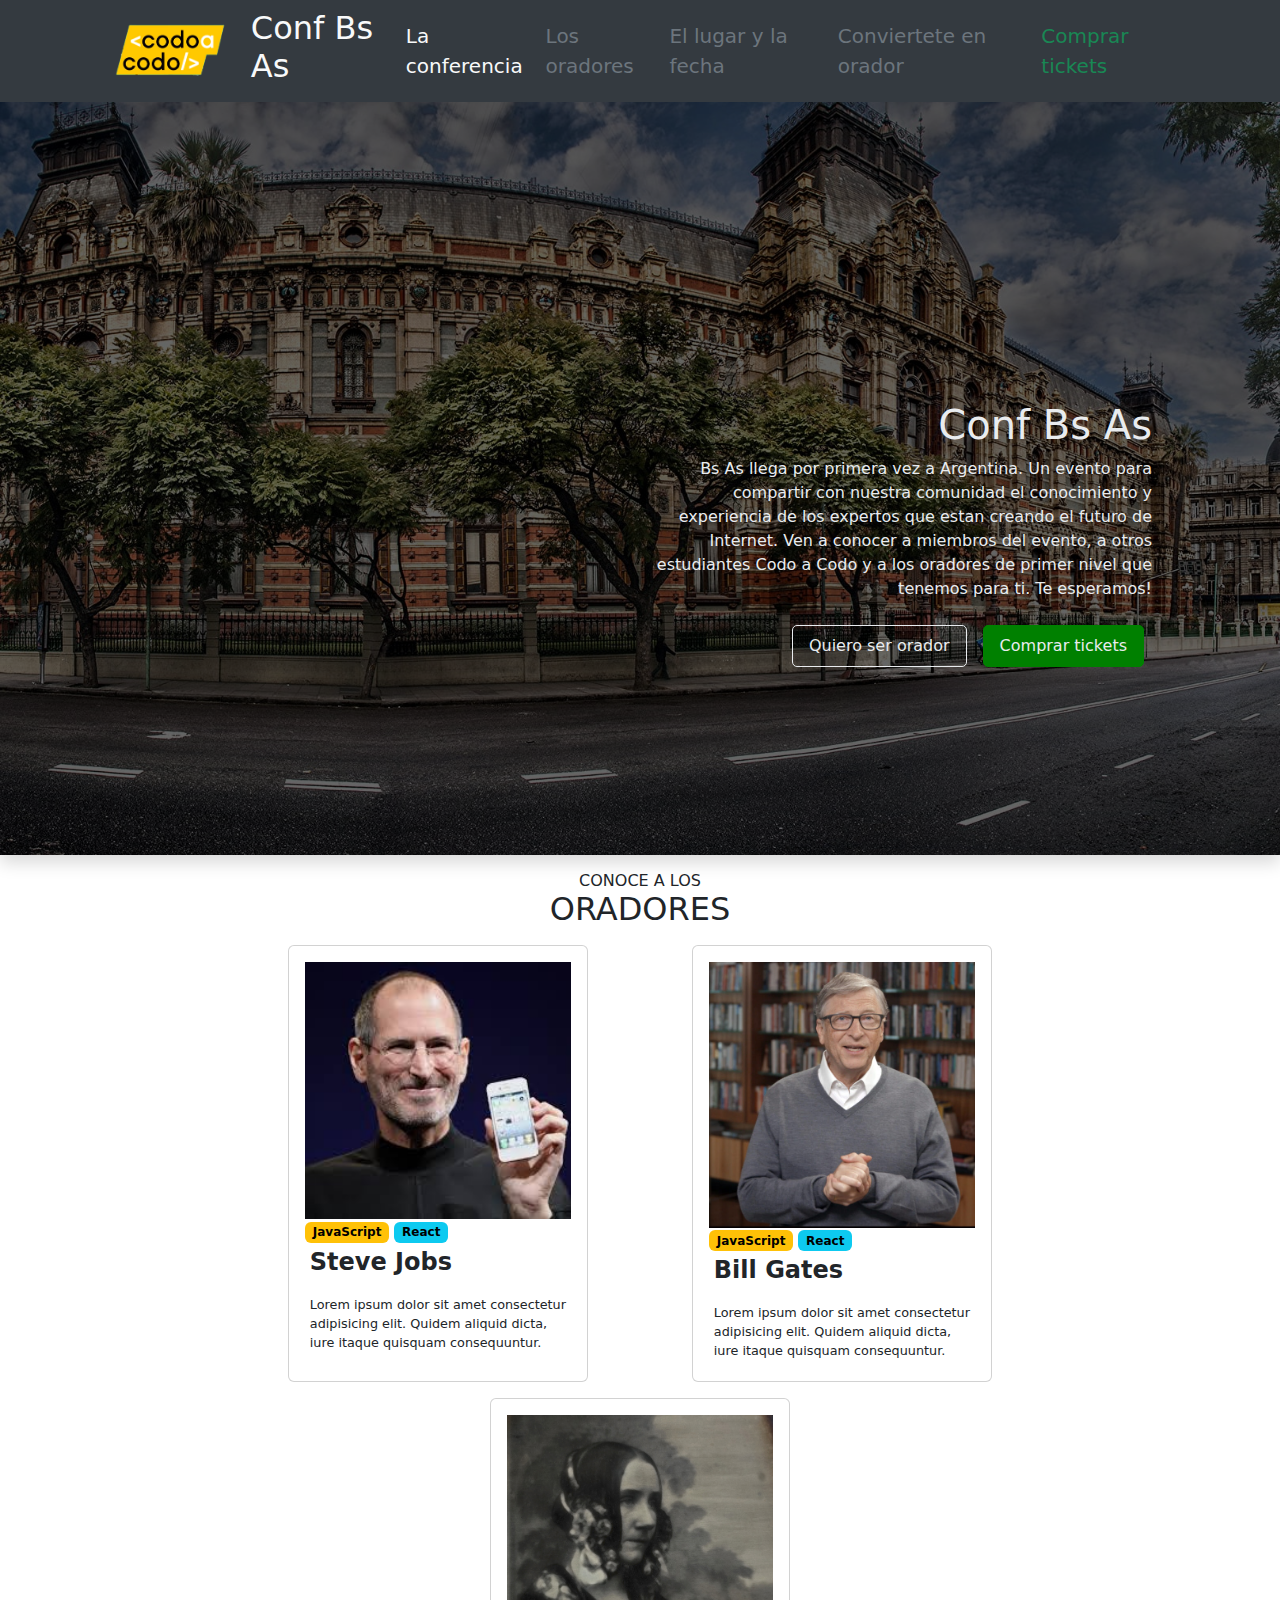
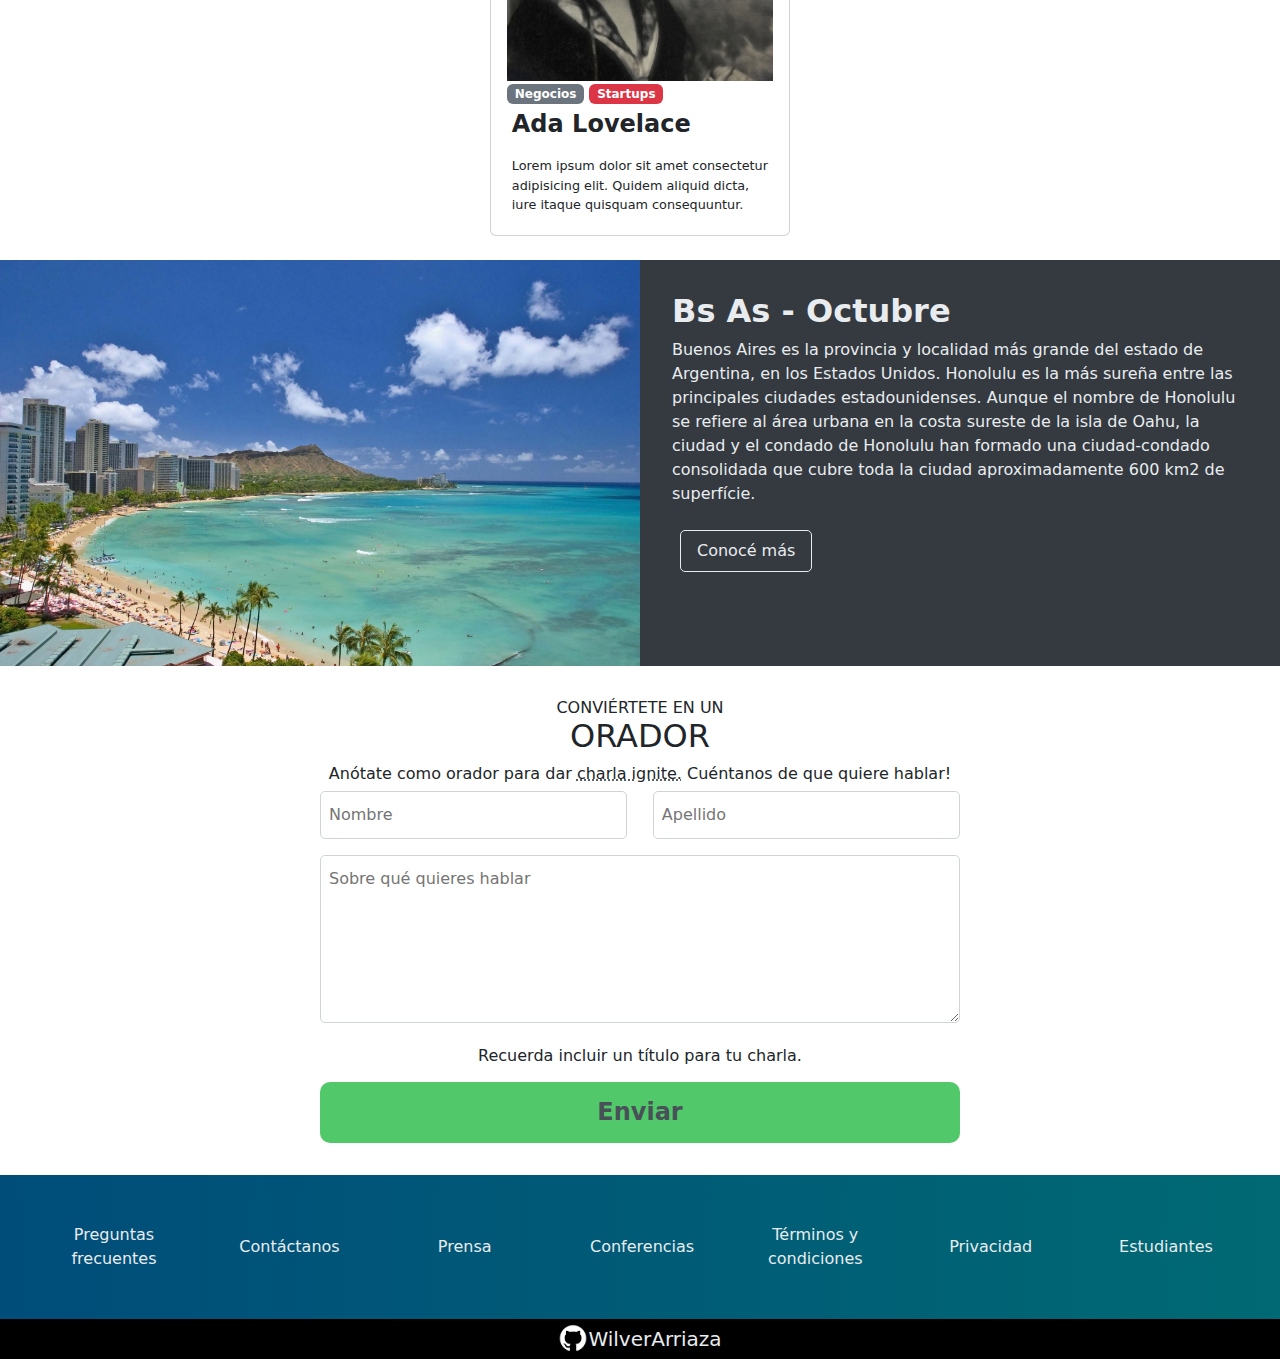
<file: index.html>
<!DOCTYPE html>
<html lang="es">
<head>
    <meta charset="UTF-8">
    <meta name="viewport" content="width=device-width, initial-scale=1.0">
    <title>CaC TP Integrador</title>

<!-- LOCAL STYLES -->
 <link rel="stylesheet" href="./src/css/styles.css">
 <link rel="stylesheet" href="./src/css/bootstrap.min.css">
 <link rel="shortcut icon" href="./src/img/favicon.ico" type="image/x-icon">

</head>
<body onload = "changeImage()">


    <header>

        <!-- NAVBAR BOOTSTRAP -->

        <nav class="navbar navbar-expand-lg bg-secondary fixed-top" style="background-color: var(--gray-800) !important">
            <div class="container-fluid mx-5 px-5">            
              <!-- <a class="navbar-brand text-light" href="#">Conf Bs As</a> -->
                <span><img src="./src/img/codoacodo.png" alt="CaC logo"></span>
                <h3 class="navbar-brand-h1 me-auto text-light fs-2">Conf Bs As</h3>

                            
                <div class="justify-content-end">

                  <button class="navbar-toggler" type="button" data-bs-toggle="collapse" data-bs-target="#navbarNav" aria-controls="navbarNav" aria-expanded="false" aria-label="Toggle navigation">
                    <span class="navbar-toggler-icon"></span>
                  </button>
                  <div class="collapse navbar-collapse" id="navbarNav">
                    <ul class="navbar-nav">
                      <li class="nav-item">
                        <a class="nav-link Active text-light fs-5" aria-current="page" href="#">La conferencia</a>
                      </li>
                      <li class="nav-item">
                        <a class="nav-link text-secondary fs-5" href="#">Los oradores</a>
                      </li>
                      <li class="nav-item">
                        <a class="nav-link text-secondary fs-5" href="#">El lugar y la fecha</a>
                      </li>
                      <li class="nav-item">
                        <a class="nav-link text-secondary fs-5" href="#">Conviertete en orador</a>
                      </li>
                      <li class="nav-item">
                        <a class="nav-link text-success fs-5" href="./src/pages/tickets.html">Comprar tickets</a>
                      </li>
                    </ul>
                  </div>

                </div>
              
              
            </div>
          </nav>

    </header>

    <main>
        
        <!-- SHOWCASE -->
        <section class="showcase" id="img">

            <div class="shadow">

                <div class="container-flex">

                    <div class="content">

                        <h1>Conf Bs As</h1>
                        <p>Bs As llega por primera vez a Argentina. Un evento para compartir con nuestra comunidad
                            el conocimiento y experiencia de los expertos que estan creando el futuro de Internet. Ven a conocer
                            a miembros del evento, a otros estudiantes Codo a Codo y a los oradores de primer nivel que tenemos
                            para ti. Te esperamos!</p>
                        <div class="buttonarea">

                            <a href="#" class="btn btn-transparent">Quiero ser orador</a>
                            <a href="./src/pages/tickets.html" class="btn btn-solid">Comprar tickets</a>

                        </div>

                    </div>

                </div>

            </div>

        </section>


         <!-- ORADORES -->

         <section class="speakers" id="speakers">

          <div class="title">
            <h6>CONOCE A LOS</h6>
            <h2>ORADORES</h2>
          </div>

          <div class="container-speakers">

            <!-- CARDS -->
            
            <!-- CARD STEVE -->

            <div class="card zoom">
              <img src="./src/img/steve.jpg" alt="Steve Jobs">
              <div class="skills">
                <a href="#"><span class="badge text-bg-warning">JavaScript</span></a>
                <a href="#"><span class="badge text-bg-info">React</span></a>                
              </div>              
              <h3>Steve Jobs</h3>
              <p>Lorem ipsum dolor sit amet consectetur adipisicing elit. Quidem aliquid dicta, iure itaque quisquam consequuntur.</p>
            </div>

            <!-- CARD BILL -->

            <div class="card">
              <img src="./src/img/bill.jpg" alt="Bill Gates">
              <div class="skills">
                <a href="#"><span class="badge text-bg-warning">JavaScript</span></a>
                <a href="#"><span class="badge text-bg-info">React</span></a> 
              </div>              
              <h3>Bill Gates</h3>
              <p>Lorem ipsum dolor sit amet consectetur adipisicing elit. Quidem aliquid dicta, iure itaque quisquam consequuntur.</p>
            </div>

            <!-- CARD ADA -->

            <div class="card">
              <img src="./src/img/ada.jpeg" alt="Ada Lovelace">
              <div class="skills">
                <a href="#"><span class="badge text-bg-secondary">Negocios</span></a>
                <a href="#"><span class="badge text-bg-danger">Startups</span></a> 
              </div>              
              <h3>Ada Lovelace</h3>
              <p>Lorem ipsum dolor sit amet consectetur adipisicing elit. Quidem aliquid dicta, iure itaque quisquam consequuntur.</p>
            </div>

          </div>

         </section>

         <!-- ACTION -->

         <section class="action">

        <div class="container-cta">

          <img src="./src/img/honolulu.jpg" alt="Honolulu" id="honolulu">

          <div class="cta-content">
            <h2>Bs As - Octubre</h2>
            <p>Buenos Aires es la provincia y localidad más grande del estado de Argentina, en los Estados Unidos.
              Honolulu es la más sureña entre las principales ciudades estadounidenses. Aunque el nombre de Honolulu se refiere al 
              área urbana en la costa sureste de la isla de Oahu, la ciudad y el condado de 
              Honolulu han formado una ciudad-condado consolidada que cubre toda la ciudad aproximadamente
              600 km2 de superfície.</p>
            <a href="#" class="btn btn-transparent">Conocé más</a>
          </div>

        </div>

         </section>

         <!-- FORMULARIO -->

         <section class="form" id="form">

          <div class="title">

            <h6>CONVIÉRTETE EN UN</h6>
            <h2>ORADOR</h2>
            <h3>Anótate como orador para dar <span class="underline">charla ignite.</span> Cuéntanos de que 
            quiere hablar!</h3>
          
          <div class="container-form">

            <form action="">

              <div class="first-last-name">
                <input type="text" class="input-name" name="input-firstname" placeholder="Nombre" required>
                <input type="text" class="input-name" name="input-lastname" placeholder="Apellido" required>
              </div>
              <textarea name="input-about" id="" cols="30" rows="6" class="input-about" placeholder="Sobre qué quieres hablar" required></textarea>
              <h6>Recuerda incluir un título para tu charla.</h6>
              <input type="submit" class="btn-submit" value="Enviar">

            </form>



          </div>

          </div>

         </section>

      <!-- FOOTER -->

      <footer class="footer">

        <div class="container-footer">

          <a href="#" class="footer-item">Preguntas frecuentes</a>
          <a href="#" class="footer-item">Contáctanos</a>
          <a href="#" class="footer-item">Prensa</a>
          <a href="#" class="footer-item">Conferencias</a>
          <a href="#" class="footer-item">Términos y condiciones</a>
          <a href="#" class="footer-item">Privacidad</a>
          <a href="#" class="footer-item">Estudiantes</a>

        </div>

        <div class="container-fluid d-flex justify-content-center bg-black pt-1 copy">

          <a href="https://github.com/WilverArriaza/cac-tp-integrador.git" target="_blank"><span><img src="./src/img/github.png" alt="CaC logo" id="github"></span></a><a class="text-decoration-none" href="https://github.com/WilverArriaza/cac-tp-integrador.git" target="_blank"><h2 class="fs-5 pt-1" id="wilver">WilverArriaza</h2> </a>       
    
        </div>

      </footer>     

    </main>

    <script src="./src/js/bootstrap.min.js"></script>
    <script src="./src/js/script.js"></script>
</body>
</html>
</file>
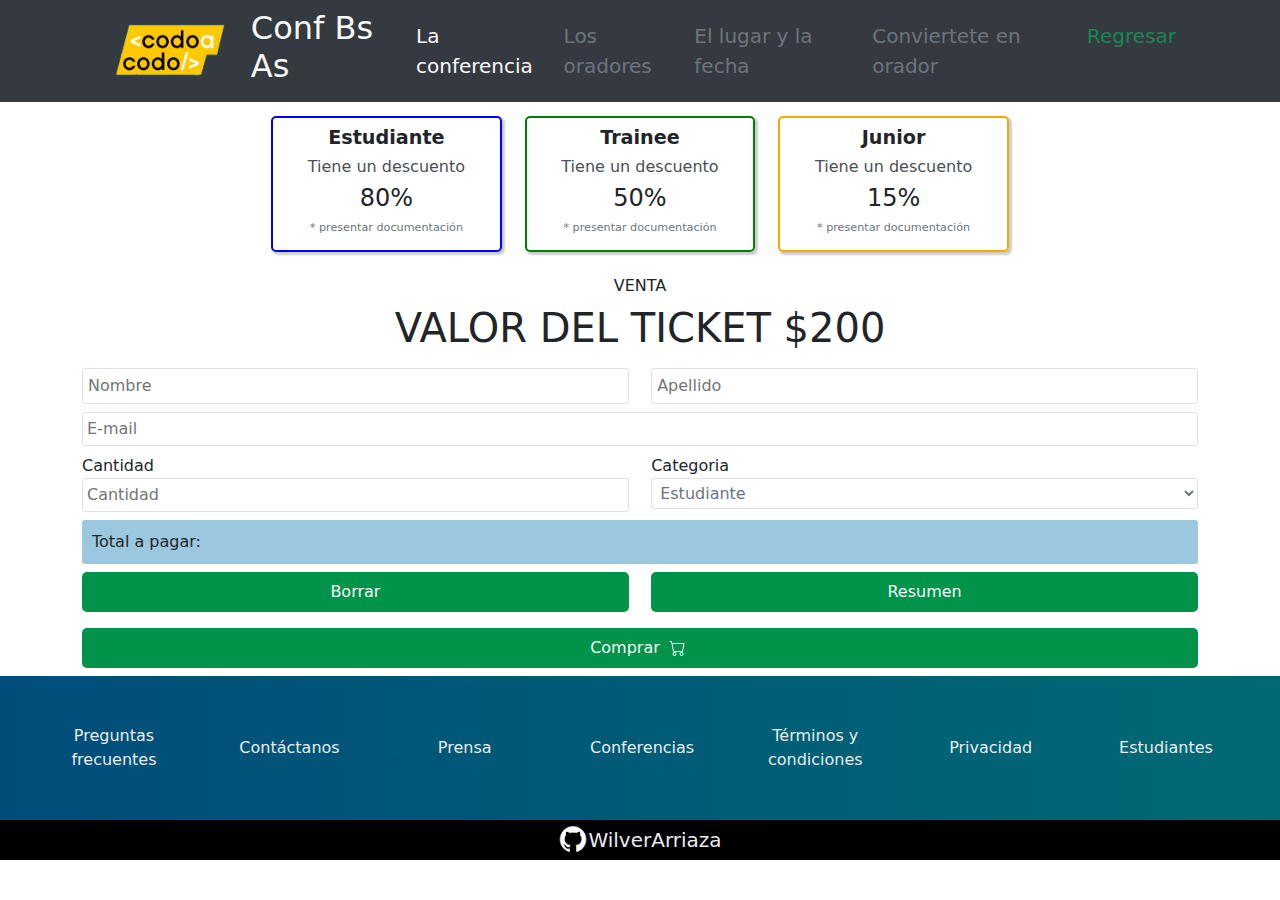
<file: src/pages/tickets.html>
<!DOCTYPE html>
<html lang="es">
<head>
    <meta charset="UTF-8">
    <meta name="viewport" content="width=device-width, initial-scale=1.0">
    <title>Document</title>

<!-- LOCAL STYLES -->
<link rel="stylesheet" href="../css/styles.css">
<link rel="stylesheet" href="../css/bootstrap.min.css">
<link rel="shortcut icon" href="../img/favicon.ico" type="image/x-icon">

</head>
<body>

    <header>

        <!-- NAVBAR BOOTSTRAP -->

        <nav class="navbar navbar-expand-lg bg-secondary fixed-top mb-5" style="background-color: var(--gray-800) !important">
            <div class="container-fluid mx-5 px-5">            
              <!-- <a class="navbar-brand text-light" href="#">Conf Bs As</a> -->
                <span><img src="../img/codoacodo.png" alt="CaC logo"></span>
                <h3 class="navbar-brand-h1 me-auto text-light fs-2">Conf Bs As</h3>

                            
                <div class="justify-content-end">

                  <button class="navbar-toggler" type="button" data-bs-toggle="collapse" data-bs-target="#navbarNav" aria-controls="navbarNav" aria-expanded="false" aria-label="Toggle navigation">
                    <span class="navbar-toggler-icon"></span>
                  </button>
                  <div class="collapse navbar-collapse" id="navbarNav">
                    <ul class="navbar-nav">
                      <li class="nav-item">
                        <a class="nav-link Active text-light fs-5" aria-current="page" href="../../index.html">La conferencia</a>
                      </li>
                      <li class="nav-item">
                        <a class="nav-link text-secondary fs-5" href="../../index.html">Los oradores</a>
                      </li>
                      <li class="nav-item">
                        <a class="nav-link text-secondary fs-5" href="../../index.html">El lugar y la fecha</a>
                      </li>
                      <li class="nav-item">
                        <a class="nav-link text-secondary fs-5" href="../../index.html">Conviertete en orador</a>
                      </li>
                      <li class="nav-item">
                        <a class="nav-link text-success fs-5" href="../../index.html">Regresar</a>
                      </li>
                    </ul>
                  </div>

                </div>
              
              
            </div>
          </nav>

    </header>

    <main>
    <section>
      
<!-- TICKETS CARDS -->

        <div class="tickets" id="tickets">

            <div class="container-tickets">

                <div class="tickets-category">

                    <div class="estudiante">

                        <h3>Estudiante</h3>
                        <h5>Tiene un descuento</h5>
                        <h2>80%</h2>
                        <h6>* presentar documentación</h6>

                    </div>

                    <div class="trainee">

                        <h3>Trainee</h3>
                        <h5>Tiene un descuento</h5>
                        <h2>50%</h2>
                        <h6>* presentar documentación</h6>

                    </div>

                    <div class="junior">

                        <h3>Junior</h3>
                        <h5>Tiene un descuento</h5>
                        <h2>15%</h2>
                        <h6>* presentar documentación</h6>

                    </div>

                </div>

                <div class="tickets-text">

                    <h6>VENTA</h6>
                    <h1>VALOR DEL TICKET $200</h1>

                </div>


            </div>
        </div>

    </section>

        <!-- FORMULARIO TICKETS -->
      <div class="container">
        <form class="ticketsForm" action="">
          <div class="tickets-form">
              <input type="text" class="ticketsFirstName" name="Nombre" placeholder="Nombre">
              <input type="text" class="ticketsLastName" name="Apellido" placeholder="Apellido">
              <input type="email" class="ticketsEmail" name="Email" placeholder="E-mail">
              <div class="labelTicketsQuantity">
                  <label for="Cantidad">Cantidad</label>
                  <input id="ticketsQuantity" type="text" class="ticketsQuantity" name="Cantidad"
                      placeholder="Cantidad">
              </div>
              <div class="labelTicketsCategory">
                  <label for="Categoria">Categoria</label>
                  <select name="Categoria" class="ticketsCategory">
                      <option value="Estudiante">Estudiante</option>
                      <option value="Trainee">Trainee</option>
                      <option value="Junior">Junior</option>
                  </select>
              </div>
              <!-- <output class="ticketsOutput"><span class="ticketsValue">Total a pagar: </span><span class="ticketsBuy"><svg class="carrito" xmlns="http://www.w3.org/2000/svg" width="16" height="16" fill="currentColor" class="bi bi-cart" viewBox="0 0 16 16">
                <path d="M0 1.5A.5.5 0 0 1 .5 1H2a.5.5 0 0 1 .485.379L2.89 3H14.5a.5.5 0 0 1 .491.592l-1.5 8A.5.5 0 0 1 13 12H4a.5.5 0 0 1-.491-.408L2.01 3.607 1.61 2H.5a.5.5 0 0 1-.5-.5zM3.102 4l1.313 7h8.17l1.313-7H3.102zM5 12a2 2 0 1 0 0 4 2 2 0 0 0 0-4zm7 0a2 2 0 1 0 0 4 2 2 0 0 0 0-4zm-7 1a1 1 0 1 1 0 2 1 1 0 0 1 0-2zm7 0a1 1 0 1 1 0 2 1 1 0 0 1 0-2z"/>
              </svg>Comprar</span></output> -->
              <output class="ticketsOutput"><span class="ticketsValue">Total a pagar: </span></output>
              <button id="ticketsBorrar" type="reset" class="btnTickets" name="Borrar">Borrar</button>
              <button id="ticketsResumen" class="btnTickets" name="Resumen">Resumen</button>
              <button id="ticketsBuy" class="ticketsBuy" name="ticketsBuy">Comprar <svg class="carrito" xmlns="http://www.w3.org/2000/svg" width="16" height="16" fill="currentColor" class="bi bi-cart" viewBox="0 0 16 16">
                <path d="M0 1.5A.5.5 0 0 1 .5 1H2a.5.5 0 0 1 .485.379L2.89 3H14.5a.5.5 0 0 1 .491.592l-1.5 8A.5.5 0 0 1 13 12H4a.5.5 0 0 1-.491-.408L2.01 3.607 1.61 2H.5a.5.5 0 0 1-.5-.5zM3.102 4l1.313 7h8.17l1.313-7H3.102zM5 12a2 2 0 1 0 0 4 2 2 0 0 0 0-4zm7 0a2 2 0 1 0 0 4 2 2 0 0 0 0-4zm-7 1a1 1 0 1 1 0 2 1 1 0 0 1 0-2zm7 0a1 1 0 1 1 0 2 1 1 0 0 1 0-2z"/>
              </svg></button>

          </div>
        </form>

      </div>
      





        <!-- FOOTER -->

        <footer class="footer">

            <div class="container-footer">

            <a href="#" class="footer-item">Preguntas frecuentes</a>
            <a href="#" class="footer-item">Contáctanos</a>
            <a href="#" class="footer-item">Prensa</a>
            <a href="#" class="footer-item">Conferencias</a>
            <a href="#" class="footer-item">Términos y condiciones</a>
            <a href="#" class="footer-item">Privacidad</a>
            <a href="#" class="footer-item">Estudiantes</a>

            </div>

            <div class="container-fluid d-flex justify-content-center bg-black pt-1 copy">

            <a href="https://github.com/WilverArriaza/cac-tp-integrador.git" target="_blank"><span><img src="../img/github.png" alt="CaC logo" id="github"></span></a><a class="text-decoration-none" href="https://github.com/WilverArriaza/cac-tp-integrador.git" target="_blank"><h2 class="fs-5 pt-1" id="wilver">WilverArriaza</h2> </a>       
        
            </div>

        </footer>
    </main>     

    

    
    

<script src="../js/bootstrap.min.js"></script>
<script src="../js/script.js"></script>

</body>
</html>
</file>
<file: src/css/styles.css>
* {
    margin: 0;
    padding: 0;
    box-sizing: 0;
}

:root{

    --gray-100: #f8f9fa;
    --gray-200: #e9ecef;
    --gray-300: #dee2e6;
    --gray-400: #ced4da;
    --gray-500: #adb5bd;
    --gray-600: #6c757d;
    --gray-700: #495057;
    --gray-800: #343a40;
    --gray-900: #212529;
    --menu-color: rgba(255, 255, 255, .55);
}

/* h1{
    color: var(--gray-300) !important;
    background-color: var(--gray-700);
} */


.navbar img{
    width: 150px;
    margin-right: 0.3rem;
    padding: 0 0;
}

/* SHOWCASE */

.showcase {
    background-image: url(../img/ba1.jpg);
    background-size: cover;
    background-repeat: no-repeat;
    height: 95vh;
    color: var(--gray-200);
}

.showcase .shadow {

    background-color: rgba(0, 0, 0, 0.6);
    width: 100%;
    height: 100%;
}

.showcase .container-flex {
    width: 80%;
    height: 100%;
    margin: 0 auto;
    display: flex;
    justify-content: flex-end;
    align-items: flex-end;
}

.showcase .content {
    width: 50%;
    margin-bottom: 20vh;
    text-align: right;
}

.showcase .buttonarea {
    display: flex;
    flex-direction: row;
    justify-content: flex-end;
}

.showcase .buttonarea a {
    color: var(--gray-200);
    text-decoration: none;
}

.showcase .btn {
    padding: 0.5rem 1rem;
    margin: 0.5rem;
    border-radius: 5px;
}

.showcase .btn-transparent {
    border: 1px solid var(--gray-200);
}

.showcase .btn-transparent:hover {
    background-color: rgba(255, 255, 255, .55);
    color: var(--gray-900);
    border: 1px solid rgba(255, 255, 255, .55);
    transition: 0.5s;
}

.showcase .btn-solid {
    background-color: green;
    border: 1px solid green;
}

.showcase .btn-solid:hover {
    background-color: rgba(0, 128, 0, 0.5);
    border: 1px solid rgba(0, 128, 0, 0.5);
    color: var(--gray-200);
    transition: 0.5s;
}

/* ORADORES  CARDS*/

.speakers .title {
    text-align: center;
}

.title h6 {
    margin-top: 1rem;
    margin-bottom: 0;
}

.speakers .container-speakers {
    width: 70%;
    margin: 0 auto;
    display: flex;
    justify-content: space-evenly;
    flex-wrap: wrap;
}

.speakers .card {
    width: 30%;
    min-width: 300px;
    margin: 0.5rem;
}

.speakers .card img {
    width: 100%;
    margin-top: 1rem;    
}

.speakers .card:not(img) {
    padding: 0 1rem;
}

.cards .skills {
    margin-top: 1rem;
    display: flex;
}

.card .skills h6 {
    font-size: 0.8rem;
    font-weight: 700;
    padding: 0.3rem;
    margin-right: 0.5rem;
    margin-bottom: 0;
}

.card h3 {
    font-size: 1.5rem;
    font-weight: 600;
    padding: 0.3rem;
}

.card p {
    font-size: 0.8rem;
    font-weight: 400;
    padding: 0.3rem;
    margin-bottom: 1rem;
}

.container-speakers .card:hover {
    box-shadow: rgba(6, 24, 44, 0.4) 0px 0px 0px 4px, rgba(6, 24, 44, 0.65) 0px 4px 6px -1px, rgba(255, 255, 255, 0.08) 0px 1px 0px inset;
}

/* ACTION */

.container-cta {
    margin-top: 1rem;
    display: flex;
}

.container-cta img {
    width: 50vw;
    margin: 0;
}

.container-cta .cta-content {

    background-color: var(--gray-800);
    color: var(--gray-200);
    padding: 2rem;    
}

.container-cta .cta-content h2 {
    font-weight: 600;
}

.container-cta .btn {
    padding: 0.5rem 1rem;
    margin: 0.5rem;
    border-radius: 5px;
    color: var(--gray-200);
}

.container-cta .btn-transparent {
    border: 1px solid var(--gray-200);
}

.container-cta .btn-transparent:hover {
    background-color: rgba(255, 255, 255, .55);
    color: var(--gray-900);
    border: 1px solid rgba(255, 255, 255, .55);
    transition: 0.5s;
}

/* FORMULARIO */

.form .title {
    text-align: center;
    margin-top: 2rem;
    margin-bottom: 1rem;
}

.form .title h3 {
    font-size: 1rem;
}

.form .title .underline {
    text-decoration: underline dotted var(--gray-800);
}

.form .container-form {
    width: 50vw;
    margin: 0 auto;
    display: flex;
    flex-direction: column;
}

.form .container-form .first-last-name {
    width: 100%;
    display: flex;
    justify-content: space-between;
    margin-bottom: 1rem;
}

.form .container-form .input-name {

    width: 48%;
    padding: 0.7rem 0.5rem;
    border-radius: 5px;
    border: 1px solid var(--gray-400);
}

.form .container-form .input-name :focus {
    outline: 1px solid var(--gray-700);
}

.form .container-form .input-about {
    width: 100%;
    padding: 0.7rem 0.5rem;
    border-radius: 5px;
    border: 1px solid var(--gray-400);
}

.form .container-form .input-about :focus {
    outline: 1px solid var(--gray-700);
}

.form .container-form .btn-submit {
    width: 100%;
    margin: 1rem 0;
    padding: 0.8rem 0;
    font-size: 1.5rem;
    background-color: rgba(37, 188, 69, 0.8);
    color: var(--gray-700);
    font-weight: 700;
    border-radius: 10px;
    border: none;
}

.form .container-form .btn-submit:hover {
    background-color: rgb(10, 131, 36);
    color: var(--gray-100);
    transition: 0.5s;
    
}

/* FOOTER  */

.footer {
    background-image: linear-gradient(to right, #004d7a, #006973);
}

.footer .container-footer {

    width: 90vw;
    margin: 0 auto;
    display: flex;
    justify-content: space-between;
    align-items: center;

}

.footer .container-footer a {
    text-decoration: none;
    color: var(--gray-200);
    padding: 3rem 0;
    width: 100px;
    text-align: center;
}

.footer .container-footer a :hover {

    color: var(--gray-600);
}

#wilver {
    text-decoration: none;
    color: var(--gray-200);
}

#github {
    width: 30px;
}

/* TICKETS */

.tickets {
    margin-top: 12vh;
}
.tickets .container-tickets {
    width: 90%;
    max-width: 800px;
    margin: 0 auto;
  }
  
  .tickets-category {
    display: flex;
    justify-content: space-evenly;
    flex-wrap: wrap;
    margin: 1rem;
  }
  
  .tickets-category .estudiante,
  .trainee,
  .junior {
    width: 30%;
    min-width: 180px;
    text-align: center;
    padding: 0.5rem;
    margin: 0.5rem 0.5rem;
    box-shadow: 2px 2px 2px 1px rgba(0, 0, 0, 0.2);
    cursor: pointer;
  }
  
  .tickets-category .estudiante:hover,
  .trainee:hover,
  .junior:hover {
    transform: scale(0.97);
  }
  
  .tickets-category h2 {
    font-size: 1.5rem;
  
  }
  
  .tickets-category h3 {
    font-size: 1.2rem;
    font-weight: 600;
  }
  
  .tickets-category h5 {
    font-size: 1rem;
    color: var(--gray-700);
  }
  
  .tickets-category h6 {
    font-size: 0.7rem;
    color: var(--gray-600);
  }
  
  .tickets-category .estudiante {
    border-radius: 5px;
    border: 2px solid blue;
  }
  
  
  .tickets-category .trainee {
    border-radius: 5px;
    border: 2px solid green;
  }
  
  .tickets-category .junior {
    border-radius: 5px;
    border: 2px solid orange;
  }
  
  
  .container-tickets .tickets-text {
    text-align: center;
  }
  
  .tickets-form {
    display: flex;
    justify-content: space-between;
    flex-wrap: wrap;
  }
  
  .tickets-form .ticketsFirstName,
  .ticketsLastName {
    width: 49%;
    margin: 0.5rem 0;
    border-radius: 3px;
    border: 1px solid var(--gray-300);
    padding: 5px;
  }
  
  .tickets-form .ticketsEmail {
    width: 100%;
    border-radius: 3px;
    border: 1px solid var(--gray-300);
    padding: 4px;
  }
  
  .tickets-form .labelTicketsQuantity,
  .labelTicketsCategory {
    width: 49%;
    margin: 0.5rem 0;
  }
  
  .tickets-form .ticketsQuantity,
  .ticketsCategory {
    width: 100%;
    border-radius: 3px;
    border: 1px solid var(--gray-300);
    padding: 4px;
  }
  
  .tickets-form .ticketsCategory {
    background-color: transparent;
    color: var(--gray-600);
  }
  
  
  .tickets-form .ticketsOutput {
    width: 100%;
    background-color: rgb(155, 200, 222);
    border-radius: 3px;
    border: none;
    padding: 10px;
    color: var(--gray-900);
  }
  
  .ticketsOutput .ticketsValue {
    float: left;
    }
  
  .ticketsOutput .ticketsBuy {
  float: right;
  cursor: pointer;
  }
  
    .carrito {
    width: 25px;
  }
  
  
  .tickets-form .btnTickets {
    width: 49%;
    background-color: #009349;
    color: var(--gray-100);
    margin: 0.5rem 0;
    padding: 0.5rem 1rem;
    border-radius: 5px;
    border: none;
  }

  .tickets-form .ticketsBuy {
    width: 100%;
    background-color: #009349;
    color: var(--gray-100);
    margin: 0.5rem 0;
    padding: 0.5rem 1rem;
    border-radius: 5px;
    border: none;
  }
  
    
    
  
  /* MEDIA QUERIES - RESPONSIVE */

  
  /* MEDIA QUERIES 1*/
  @media(max-width: 992px) {
    .showcase .content {
      width: 100%;
      margin-bottom: 20vh;
      text-align: center;
    }
  
    .showcase .buttonarea {
      display: flex;
      flex-direction: row;
      justify-content: center;
    }
  
    .form .container-form {
      width: 65vw;
    }
  
  }
  
  /* MEDIA QUERIES 2*/
  @media(max-width: 768px) {
    .container-cta {
      display: flex;
      flex-direction: column;
    }
  
    .container-cta img {
      width: 100vw;
    }
  
    .container-cta .cta-content>* {
      display: block;
      text-align: center !important;
    }
  
    .cta-content .btn {
      width: 50%;
      margin: 0 auto;
    }
  
    .form .container-form .first-last-name {
      width: 100%;
      flex-direction: column;
      justify-content: space-between;
      margin-bottom: 1rem;
    }
  
    .form .container-form .first-last-name .input-name {
      width: 100%;
      margin-bottom: 1rem;
    }
  
    .form .container-form {
      width: 80vw;
    }
  
    .footer {
      background-image: linear-gradient(to bottom, #004d7a, #008793);
    }
  
    .footer .container-footer {
      flex-direction: column;
      padding: 1rem 0;
    }
  
    .footer .container-footer a {
      padding: 0.5rem 0;
      width: 100%;
      text-align: center;
    }
  
  }
  
  
  /* MEDIA QUERIES 3*/
  @media(max-width: 576px) {
    .showcase .buttonarea {
      display: flex;
      flex-direction: column;
      justify-content: center;
    }
  
    .tickets-form .ticketsFirstName,
    .ticketsLastName {
      width: 100%;
    }
  
  
    .tickets-form .labelTicketsQuantity,
    .labelTicketsCategory {
      width: 100%;
    }
  
    .tickets-form .btnTickets {
      width: 100%;
  
    }
  
  }
</file>
